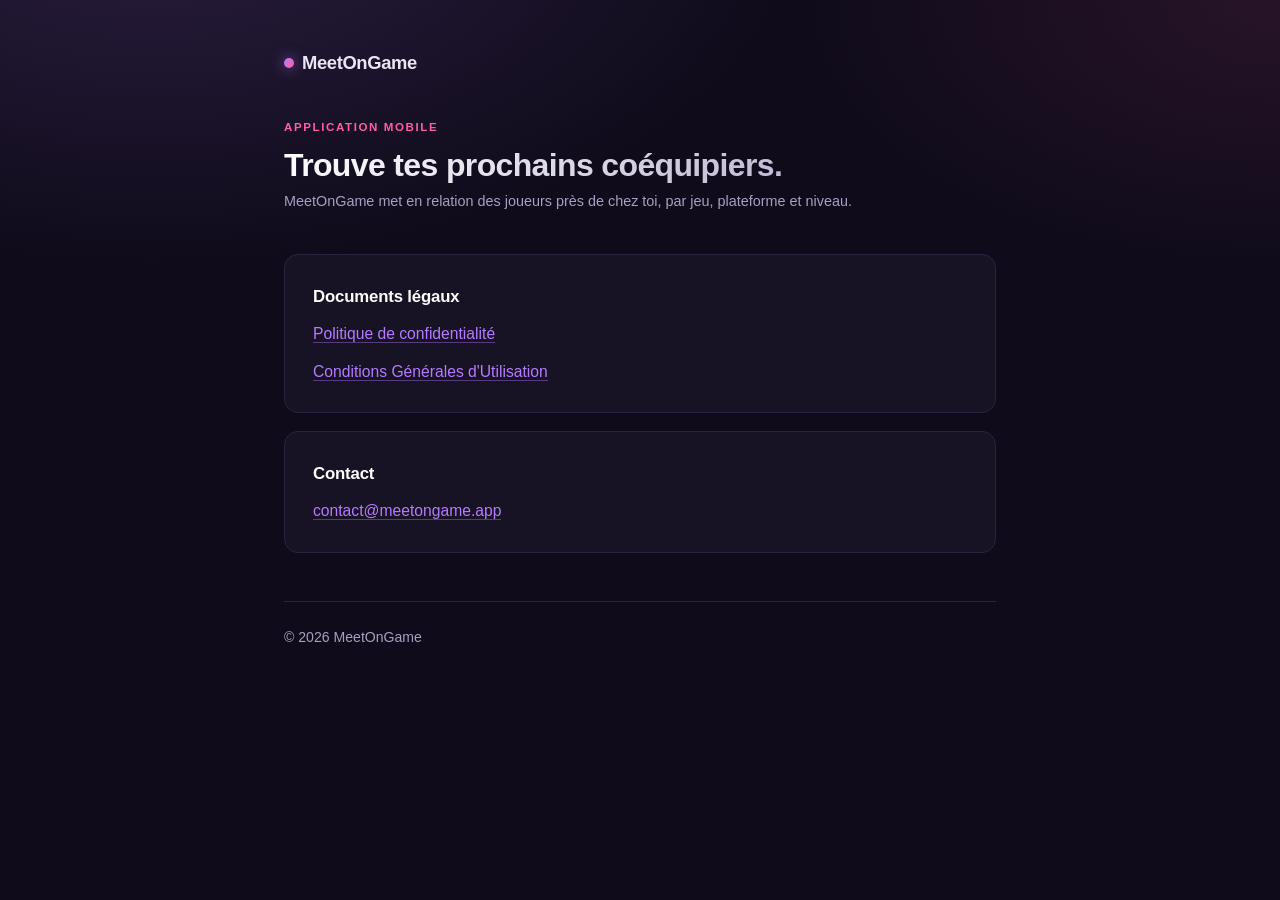
<file: index.html>
<!DOCTYPE html>
<html lang="fr">
<head>
<meta charset="UTF-8">
<meta name="viewport" content="width=device-width, initial-scale=1.0">
<title>MeetOnGame</title>
<meta name="description" content="MeetOnGame — trouve des partenaires de jeu près de toi.">
<link rel="stylesheet" href="style.css">
</head>
<body>
<div class="wrap">

  <header class="top">
    <a class="logo" href="index.html"><span class="dot"></span>MeetOnGame</a>
  </header>

  <p class="eyebrow">Application mobile</p>
  <h1>Trouve tes prochains coéquipiers.</h1>
  <p class="updated">MeetOnGame met en relation des joueurs près de chez toi, par jeu, plateforme et niveau.</p>

  <div class="card">
    <h2>Documents légaux</h2>
    <p><a href="privacy.html">Politique de confidentialité</a></p>
    <p><a href="terms.html">Conditions Générales d'Utilisation</a></p>
  </div>

  <div class="card">
    <h2>Contact</h2>
    <p><a href="mailto:contact@meetongame.app">contact@meetongame.app</a></p>
  </div>

  <footer class="bottom">
    <span>© 2026 MeetOnGame</span>
  </footer>

</div>
</body>
</html>
</file>
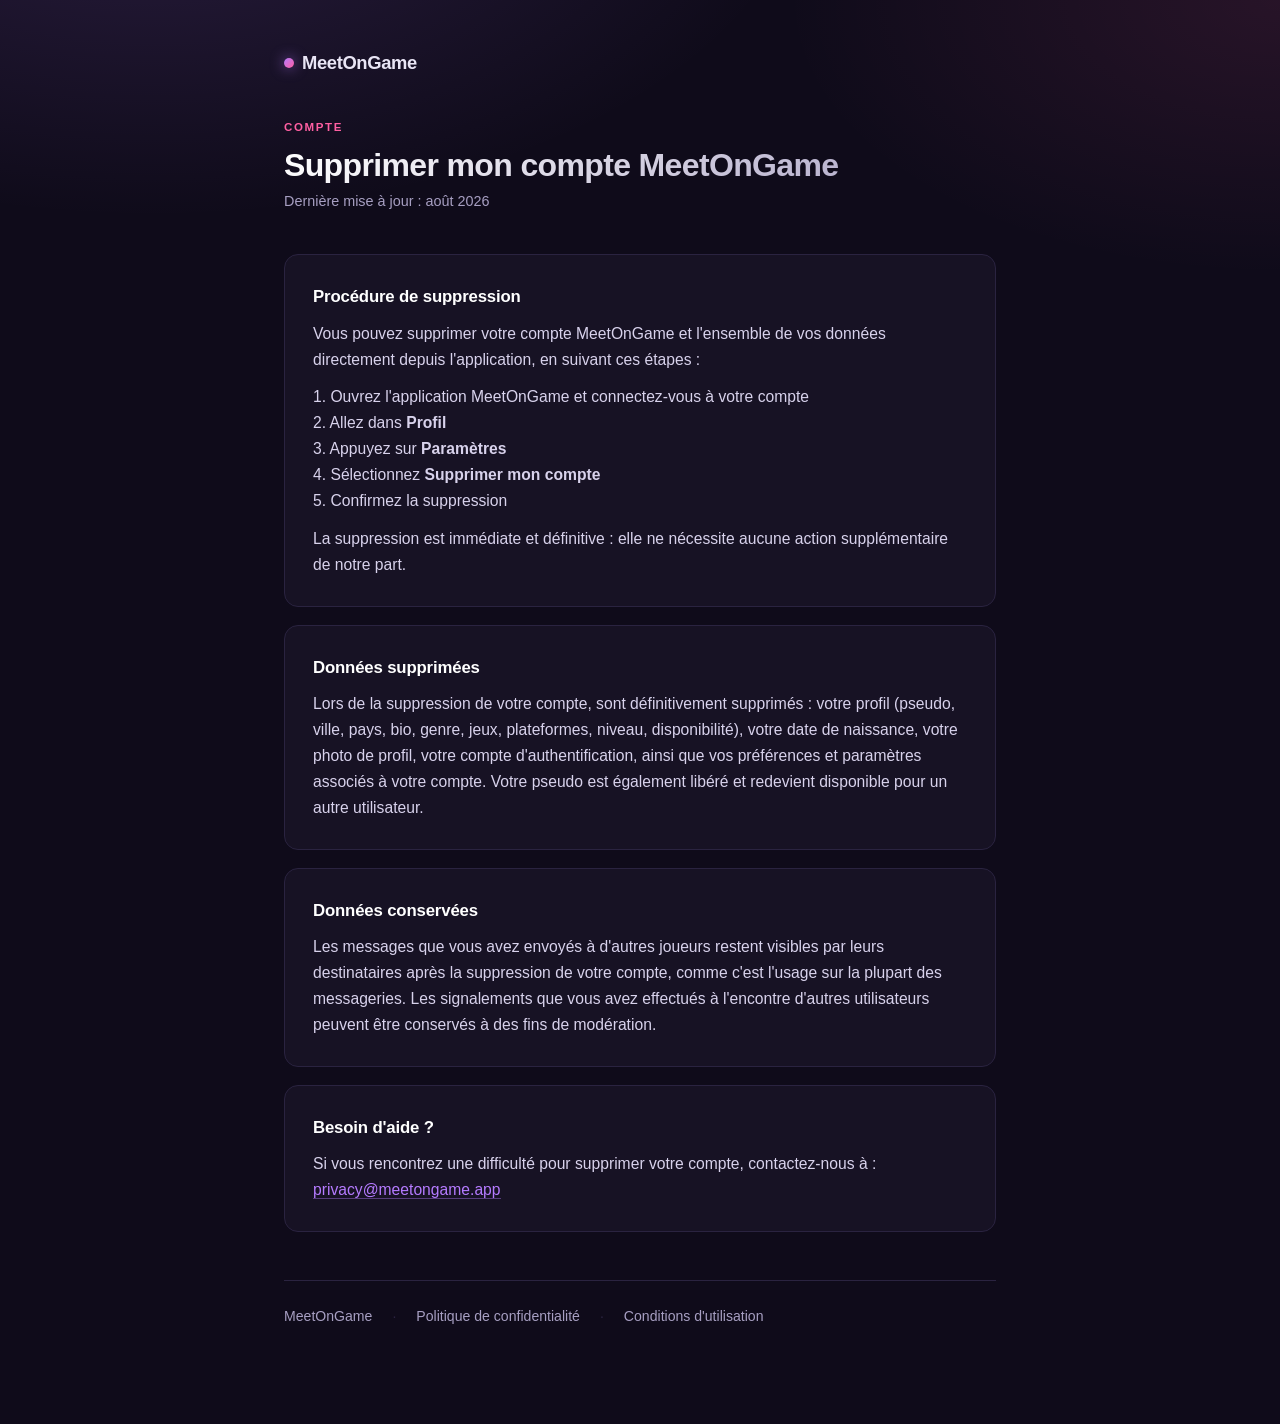
<file: delete-account.html>
<!DOCTYPE html>
<html lang="fr">
<head>
<meta charset="UTF-8">
<meta name="viewport" content="width=device-width, initial-scale=1.0">
<title>Supprimer mon compte — MeetOnGame</title>
<meta name="description" content="Comment supprimer votre compte MeetOnGame et vos données.">
<link rel="stylesheet" href="style.css">
</head>
<body>
<div class="wrap">

  <header class="top">
    <a class="logo" href="index.html"><span class="dot"></span>MeetOnGame</a>
  </header>

  <p class="eyebrow">Compte</p>
  <h1>Supprimer mon compte MeetOnGame</h1>
  <p class="updated">Dernière mise à jour : août 2026</p>

  <div class="card">
    <h2>Procédure de suppression</h2>
    <p>Vous pouvez supprimer votre compte MeetOnGame et l'ensemble de vos données directement depuis l'application, en suivant ces étapes :</p>
    <p>1. Ouvrez l'application MeetOnGame et connectez-vous à votre compte<br>
    2. Allez dans <strong>Profil</strong><br>
    3. Appuyez sur <strong>Paramètres</strong><br>
    4. Sélectionnez <strong>Supprimer mon compte</strong><br>
    5. Confirmez la suppression</p>
    <p>La suppression est immédiate et définitive : elle ne nécessite aucune action supplémentaire de notre part.</p>
  </div>

  <div class="card">
    <h2>Données supprimées</h2>
    <p>Lors de la suppression de votre compte, sont définitivement supprimés : votre profil (pseudo, ville, pays, bio, genre, jeux, plateformes, niveau, disponibilité), votre date de naissance, votre photo de profil, votre compte d'authentification, ainsi que vos préférences et paramètres associés à votre compte. Votre pseudo est également libéré et redevient disponible pour un autre utilisateur.</p>
  </div>

  <div class="card">
    <h2>Données conservées</h2>
    <p>Les messages que vous avez envoyés à d'autres joueurs restent visibles par leurs destinataires après la suppression de votre compte, comme c'est l'usage sur la plupart des messageries. Les signalements que vous avez effectués à l'encontre d'autres utilisateurs peuvent être conservés à des fins de modération.</p>
  </div>

  <div class="card">
    <h2>Besoin d'aide ?</h2>
    <p>Si vous rencontrez une difficulté pour supprimer votre compte, contactez-nous à : <a href="mailto:privacy@meetongame.app">privacy@meetongame.app</a></p>
  </div>

  <footer class="bottom">
    <a href="index.html">MeetOnGame</a>
    <span class="sep">·</span>
    <a href="privacy.html">Politique de confidentialité</a>
    <span class="sep">·</span>
    <a href="terms.html">Conditions d'utilisation</a>
  </footer>

</div>
</body>
</html>
</file>
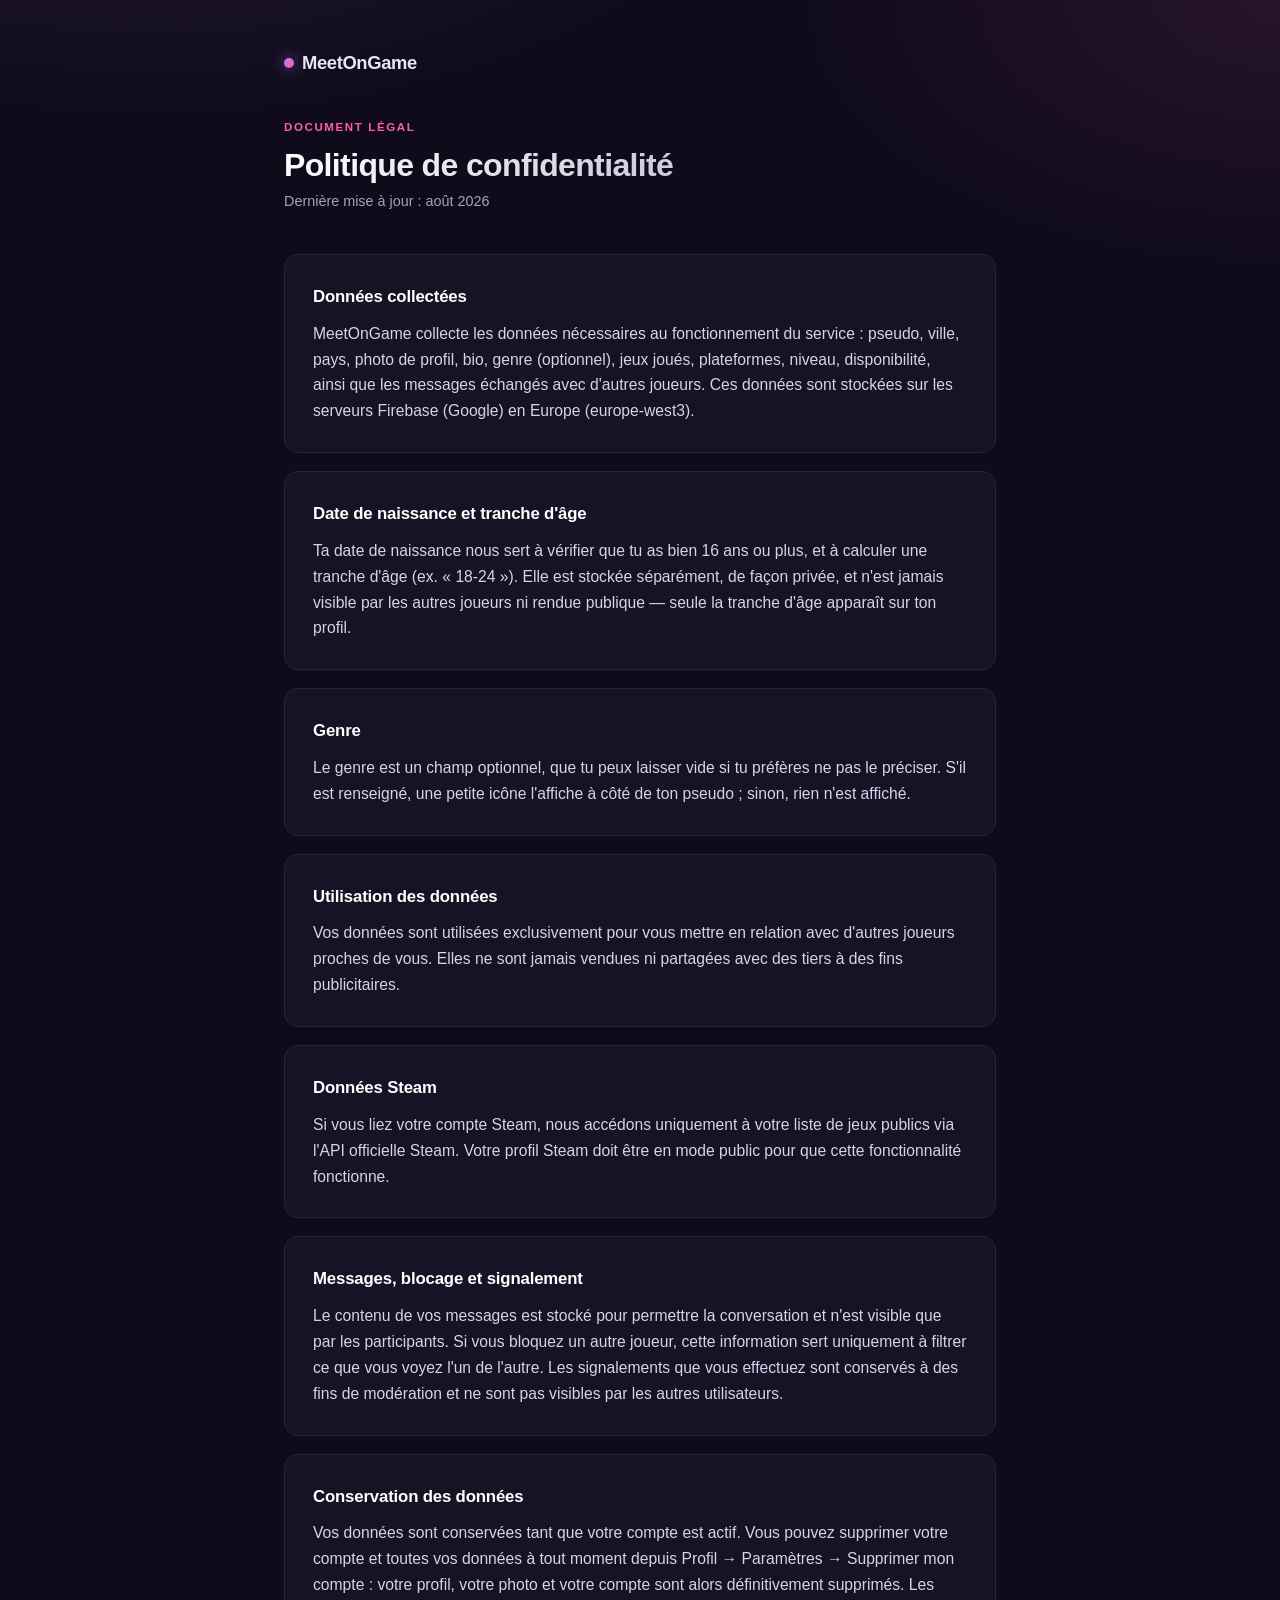
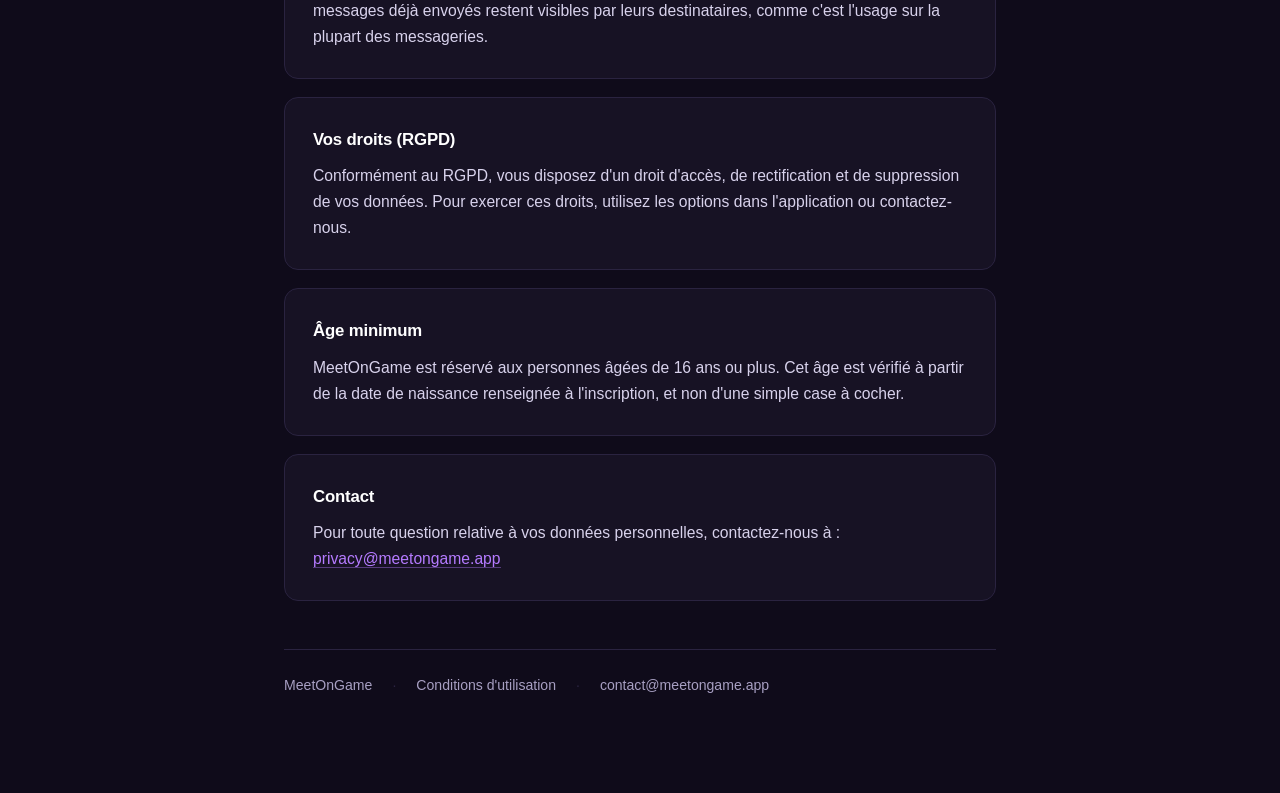
<file: privacy.html>
<!DOCTYPE html>
<html lang="fr">
<head>
<meta charset="UTF-8">
<meta name="viewport" content="width=device-width, initial-scale=1.0">
<title>Politique de confidentialité — MeetOnGame</title>
<meta name="description" content="Politique de confidentialité de l'application MeetOnGame.">
<link rel="stylesheet" href="style.css">
</head>
<body>
<div class="wrap">

  <header class="top">
    <a class="logo" href="index.html"><span class="dot"></span>MeetOnGame</a>
  </header>

  <p class="eyebrow">Document légal</p>
  <h1>Politique de confidentialité</h1>
  <p class="updated">Dernière mise à jour : août 2026</p>

  <div class="card">
    <h2>Données collectées</h2>
    <p>MeetOnGame collecte les données nécessaires au fonctionnement du service : pseudo, ville, pays, photo de profil, bio, genre (optionnel), jeux joués, plateformes, niveau, disponibilité, ainsi que les messages échangés avec d'autres joueurs. Ces données sont stockées sur les serveurs Firebase (Google) en Europe (europe-west3).</p>
  </div>

  <div class="card">
    <h2>Date de naissance et tranche d'âge</h2>
    <p>Ta date de naissance nous sert à vérifier que tu as bien 16 ans ou plus, et à calculer une tranche d'âge (ex. « 18-24 »). Elle est stockée séparément, de façon privée, et n'est jamais visible par les autres joueurs ni rendue publique — seule la tranche d'âge apparaît sur ton profil.</p>
  </div>

  <div class="card">
    <h2>Genre</h2>
    <p>Le genre est un champ optionnel, que tu peux laisser vide si tu préfères ne pas le préciser. S'il est renseigné, une petite icône l'affiche à côté de ton pseudo ; sinon, rien n'est affiché.</p>
  </div>

  <div class="card">
    <h2>Utilisation des données</h2>
    <p>Vos données sont utilisées exclusivement pour vous mettre en relation avec d'autres joueurs proches de vous. Elles ne sont jamais vendues ni partagées avec des tiers à des fins publicitaires.</p>
  </div>

  <div class="card">
    <h2>Données Steam</h2>
    <p>Si vous liez votre compte Steam, nous accédons uniquement à votre liste de jeux publics via l'API officielle Steam. Votre profil Steam doit être en mode public pour que cette fonctionnalité fonctionne.</p>
  </div>

  <div class="card">
    <h2>Messages, blocage et signalement</h2>
    <p>Le contenu de vos messages est stocké pour permettre la conversation et n'est visible que par les participants. Si vous bloquez un autre joueur, cette information sert uniquement à filtrer ce que vous voyez l'un de l'autre. Les signalements que vous effectuez sont conservés à des fins de modération et ne sont pas visibles par les autres utilisateurs.</p>
  </div>

  <div class="card">
    <h2>Conservation des données</h2>
    <p>Vos données sont conservées tant que votre compte est actif. Vous pouvez supprimer votre compte et toutes vos données à tout moment depuis Profil → Paramètres → Supprimer mon compte : votre profil, votre photo et votre compte sont alors définitivement supprimés. Les messages déjà envoyés restent visibles par leurs destinataires, comme c'est l'usage sur la plupart des messageries.</p>
  </div>

  <div class="card">
    <h2>Vos droits (RGPD)</h2>
    <p>Conformément au RGPD, vous disposez d'un droit d'accès, de rectification et de suppression de vos données. Pour exercer ces droits, utilisez les options dans l'application ou contactez-nous.</p>
  </div>

  <div class="card">
    <h2>Âge minimum</h2>
    <p>MeetOnGame est réservé aux personnes âgées de 16 ans ou plus. Cet âge est vérifié à partir de la date de naissance renseignée à l'inscription, et non d'une simple case à cocher.</p>
  </div>

  <div class="card">
    <h2>Contact</h2>
    <p>Pour toute question relative à vos données personnelles, contactez-nous à : <a href="mailto:privacy@meetongame.app">privacy@meetongame.app</a></p>
  </div>

  <footer class="bottom">
    <a href="index.html">MeetOnGame</a>
    <span class="sep">·</span>
    <a href="terms.html">Conditions d'utilisation</a>
    <span class="sep">·</span>
    <a href="mailto:contact@meetongame.app">contact@meetongame.app</a>
  </footer>

</div>
</body>
</html>
</file>
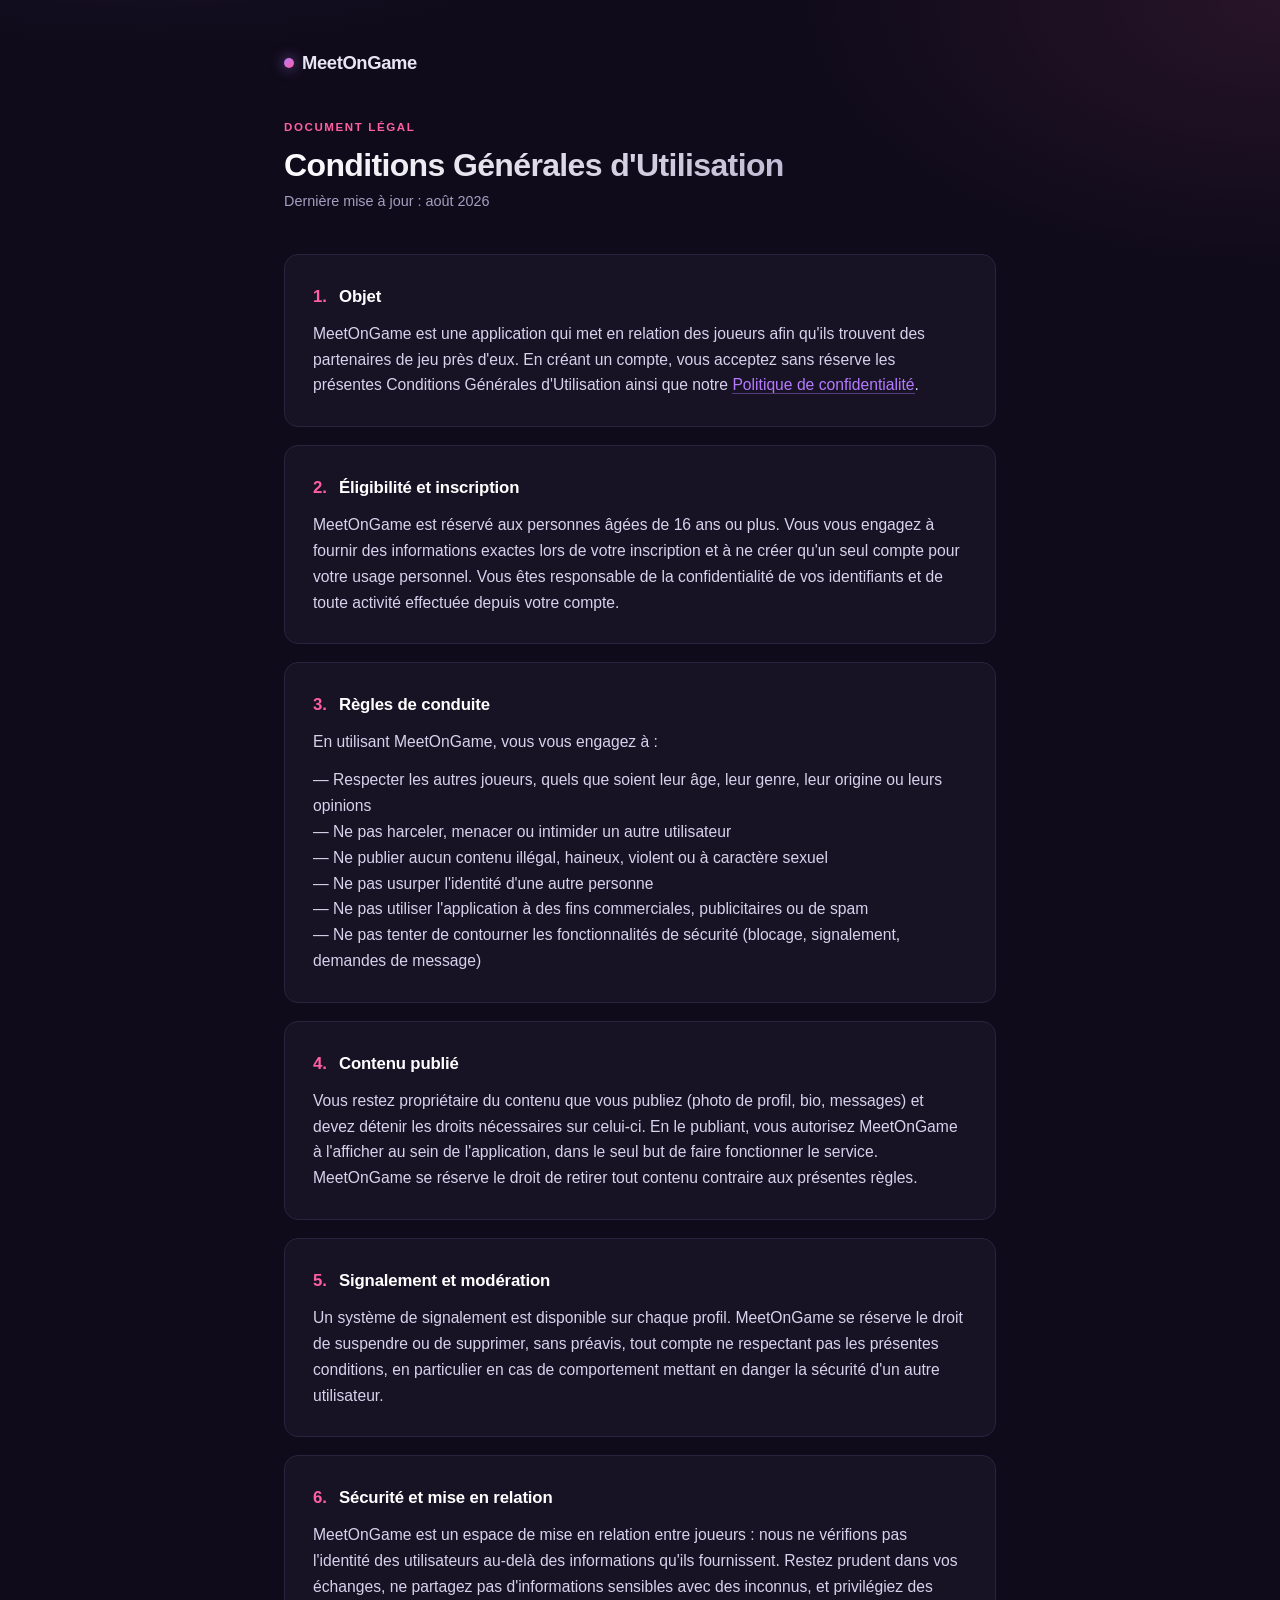
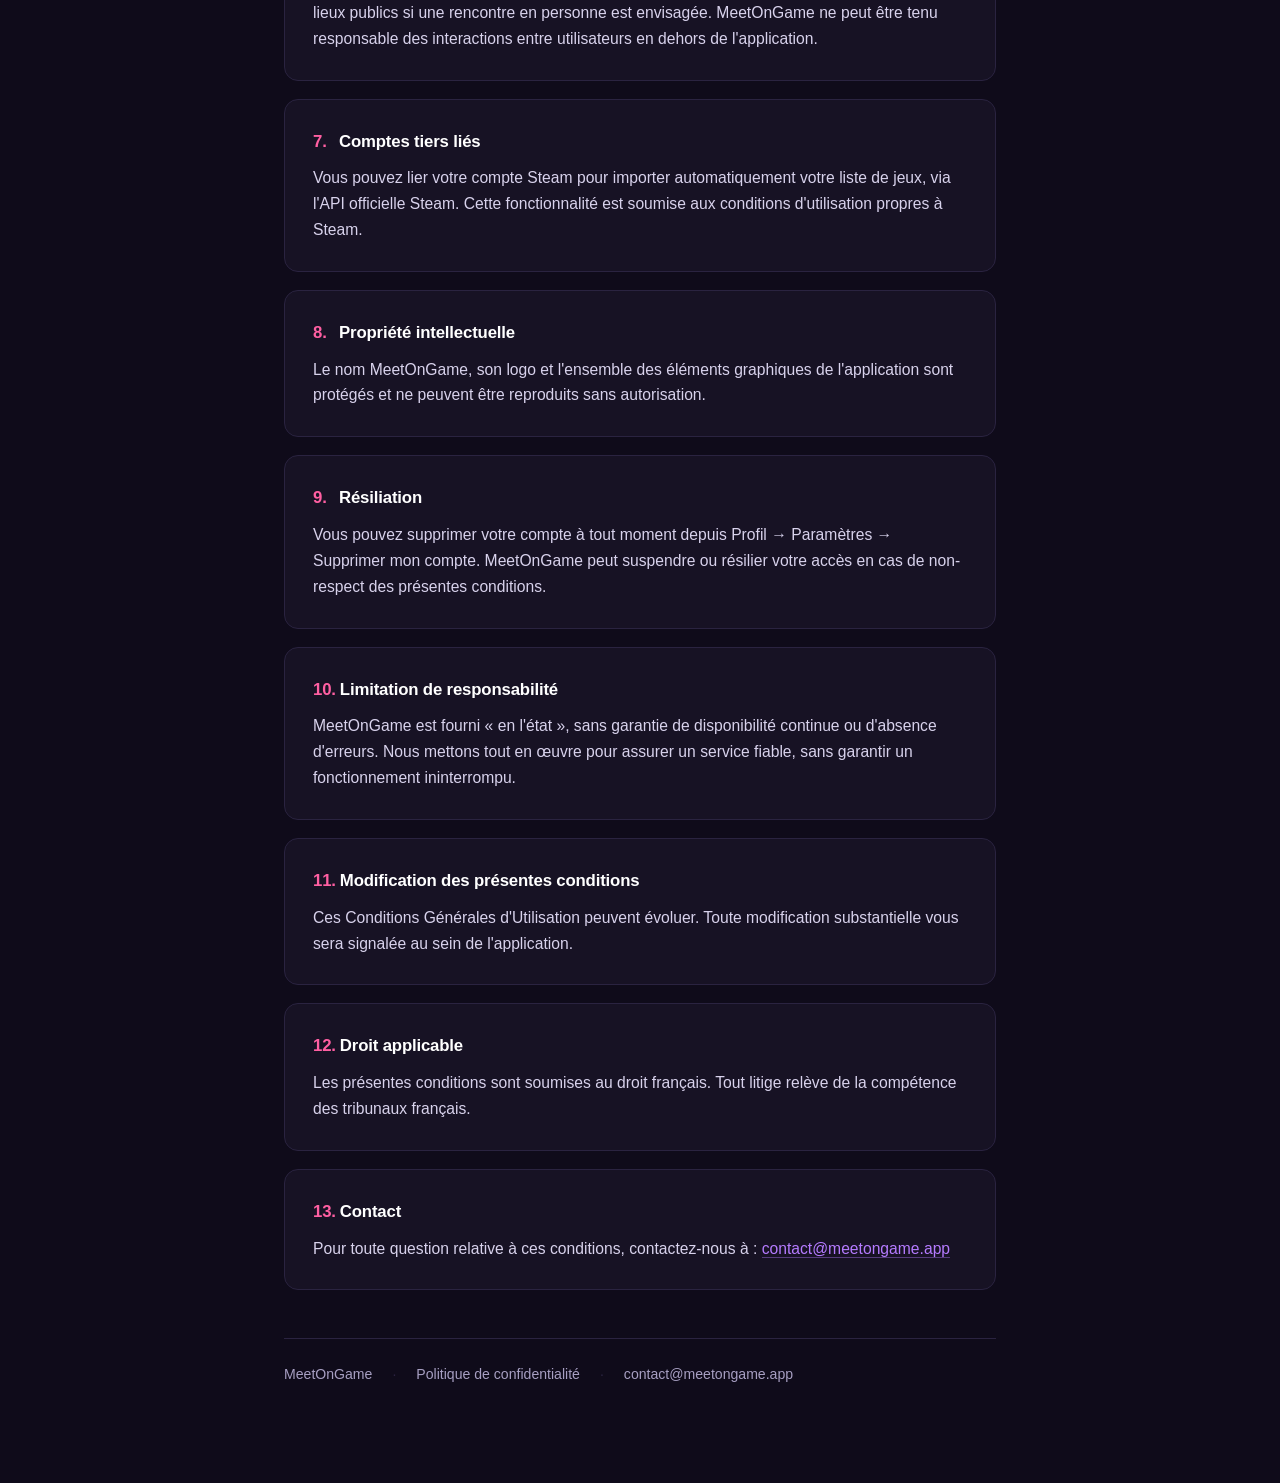
<file: terms.html>
<!DOCTYPE html>
<html lang="fr">
<head>
<meta charset="UTF-8">
<meta name="viewport" content="width=device-width, initial-scale=1.0">
<title>Conditions Générales d'Utilisation — MeetOnGame</title>
<meta name="description" content="Conditions Générales d'Utilisation de l'application MeetOnGame.">
<link rel="stylesheet" href="style.css">
</head>
<body>
<div class="wrap">

  <header class="top">
    <a class="logo" href="index.html"><span class="dot"></span>MeetOnGame</a>
  </header>

  <p class="eyebrow">Document légal</p>
  <h1>Conditions Générales d'Utilisation</h1>
  <p class="updated">Dernière mise à jour : août 2026</p>

  <div class="card">
    <h2><span class="section-num">1.</span>Objet</h2>
    <p>MeetOnGame est une application qui met en relation des joueurs afin qu'ils trouvent des partenaires de jeu près d'eux. En créant un compte, vous acceptez sans réserve les présentes Conditions Générales d'Utilisation ainsi que notre <a href="privacy.html">Politique de confidentialité</a>.</p>
  </div>

  <div class="card">
    <h2><span class="section-num">2.</span>Éligibilité et inscription</h2>
    <p>MeetOnGame est réservé aux personnes âgées de 16 ans ou plus. Vous vous engagez à fournir des informations exactes lors de votre inscription et à ne créer qu'un seul compte pour votre usage personnel. Vous êtes responsable de la confidentialité de vos identifiants et de toute activité effectuée depuis votre compte.</p>
  </div>

  <div class="card">
    <h2><span class="section-num">3.</span>Règles de conduite</h2>
    <p>En utilisant MeetOnGame, vous vous engagez à :</p>
    <p>— Respecter les autres joueurs, quels que soient leur âge, leur genre, leur origine ou leurs opinions<br>
    — Ne pas harceler, menacer ou intimider un autre utilisateur<br>
    — Ne publier aucun contenu illégal, haineux, violent ou à caractère sexuel<br>
    — Ne pas usurper l'identité d'une autre personne<br>
    — Ne pas utiliser l'application à des fins commerciales, publicitaires ou de spam<br>
    — Ne pas tenter de contourner les fonctionnalités de sécurité (blocage, signalement, demandes de message)</p>
  </div>

  <div class="card">
    <h2><span class="section-num">4.</span>Contenu publié</h2>
    <p>Vous restez propriétaire du contenu que vous publiez (photo de profil, bio, messages) et devez détenir les droits nécessaires sur celui-ci. En le publiant, vous autorisez MeetOnGame à l'afficher au sein de l'application, dans le seul but de faire fonctionner le service. MeetOnGame se réserve le droit de retirer tout contenu contraire aux présentes règles.</p>
  </div>

  <div class="card">
    <h2><span class="section-num">5.</span>Signalement et modération</h2>
    <p>Un système de signalement est disponible sur chaque profil. MeetOnGame se réserve le droit de suspendre ou de supprimer, sans préavis, tout compte ne respectant pas les présentes conditions, en particulier en cas de comportement mettant en danger la sécurité d'un autre utilisateur.</p>
  </div>

  <div class="card">
    <h2><span class="section-num">6.</span>Sécurité et mise en relation</h2>
    <p>MeetOnGame est un espace de mise en relation entre joueurs : nous ne vérifions pas l'identité des utilisateurs au-delà des informations qu'ils fournissent. Restez prudent dans vos échanges, ne partagez pas d'informations sensibles avec des inconnus, et privilégiez des lieux publics si une rencontre en personne est envisagée. MeetOnGame ne peut être tenu responsable des interactions entre utilisateurs en dehors de l'application.</p>
  </div>

  <div class="card">
    <h2><span class="section-num">7.</span>Comptes tiers liés</h2>
    <p>Vous pouvez lier votre compte Steam pour importer automatiquement votre liste de jeux, via l'API officielle Steam. Cette fonctionnalité est soumise aux conditions d'utilisation propres à Steam.</p>
  </div>

  <div class="card">
    <h2><span class="section-num">8.</span>Propriété intellectuelle</h2>
    <p>Le nom MeetOnGame, son logo et l'ensemble des éléments graphiques de l'application sont protégés et ne peuvent être reproduits sans autorisation.</p>
  </div>

  <div class="card">
    <h2><span class="section-num">9.</span>Résiliation</h2>
    <p>Vous pouvez supprimer votre compte à tout moment depuis Profil → Paramètres → Supprimer mon compte. MeetOnGame peut suspendre ou résilier votre accès en cas de non-respect des présentes conditions.</p>
  </div>

  <div class="card">
    <h2><span class="section-num">10.</span>Limitation de responsabilité</h2>
    <p>MeetOnGame est fourni « en l'état », sans garantie de disponibilité continue ou d'absence d'erreurs. Nous mettons tout en œuvre pour assurer un service fiable, sans garantir un fonctionnement ininterrompu.</p>
  </div>

  <div class="card">
    <h2><span class="section-num">11.</span>Modification des présentes conditions</h2>
    <p>Ces Conditions Générales d'Utilisation peuvent évoluer. Toute modification substantielle vous sera signalée au sein de l'application.</p>
  </div>

  <div class="card">
    <h2><span class="section-num">12.</span>Droit applicable</h2>
    <p>Les présentes conditions sont soumises au droit français. Tout litige relève de la compétence des tribunaux français.</p>
  </div>

  <div class="card">
    <h2><span class="section-num">13.</span>Contact</h2>
    <p>Pour toute question relative à ces conditions, contactez-nous à : <a href="mailto:contact@meetongame.app">contact@meetongame.app</a></p>
  </div>

  <footer class="bottom">
    <a href="index.html">MeetOnGame</a>
    <span class="sep">·</span>
    <a href="privacy.html">Politique de confidentialité</a>
    <span class="sep">·</span>
    <a href="mailto:contact@meetongame.app">contact@meetongame.app</a>
  </footer>

</div>
</body>
</html>
</file>
<file: style.css>
:root {
  --bg: #0f0b1a;
  --bg-card: #171224;
  --text: #e9e5f5;
  --text-dim: #a79fc2;
  --accent: #b57bff;
  --accent-2: #ff5fa2;
  --line: #2a2340;
  --radius: 14px;
}

* { box-sizing: border-box; }

html { scroll-behavior: smooth; }

body {
  margin: 0;
  background:
    radial-gradient(1100px 600px at 12% -10%, rgba(181,123,255,0.16), transparent 60%),
    radial-gradient(900px 500px at 100% 0%, rgba(255,95,162,0.10), transparent 55%),
    var(--bg);
  color: var(--text);
  font-family: -apple-system, BlinkMacSystemFont, "Segoe UI", Roboto, Helvetica, Arial, sans-serif;
  line-height: 1.65;
  min-height: 100vh;
}

.wrap {
  max-width: 760px;
  margin: 0 auto;
  padding: 48px 24px 96px;
}

header.top {
  display: flex;
  align-items: center;
  gap: 10px;
  margin-bottom: 40px;
}

.logo {
  font-weight: 800;
  font-size: 1.15rem;
  letter-spacing: -0.02em;
  text-decoration: none;
  color: var(--text);
  display: inline-flex;
  align-items: center;
  gap: 8px;
}

.logo .dot {
  width: 10px;
  height: 10px;
  border-radius: 50%;
  background: linear-gradient(135deg, var(--accent), var(--accent-2));
  box-shadow: 0 0 14px rgba(181,123,255,0.7);
}

.eyebrow {
  text-transform: uppercase;
  letter-spacing: 0.14em;
  font-size: 0.72rem;
  color: var(--accent-2);
  font-weight: 700;
  margin: 0 0 10px;
}

h1 {
  font-size: 2rem;
  line-height: 1.15;
  margin: 0 0 6px;
  letter-spacing: -0.02em;
  background: linear-gradient(135deg, #fff, var(--text-dim));
  -webkit-background-clip: text;
  background-clip: text;
  color: transparent;
}

.updated {
  color: var(--text-dim);
  font-size: 0.9rem;
  margin: 0 0 40px;
}

.card {
  background: var(--bg-card);
  border: 1px solid var(--line);
  border-radius: var(--radius);
  padding: 28px 28px;
  margin-bottom: 18px;
}

.card h2 {
  font-size: 1.05rem;
  margin: 0 0 10px;
  color: #fff;
  letter-spacing: -0.01em;
}

.card p {
  margin: 0;
  color: #d8d2ec;
  font-size: 0.98rem;
}

.card p + p { margin-top: 12px; }

.card a { color: var(--accent); text-decoration: none; border-bottom: 1px solid rgba(181,123,255,0.4); }
.card a:hover { border-bottom-color: var(--accent); }

.section-num {
  display: inline-block;
  min-width: 22px;
  color: var(--accent-2);
  font-weight: 700;
  margin-right: 4px;
}

footer.bottom {
  margin-top: 48px;
  padding-top: 24px;
  border-top: 1px solid var(--line);
  display: flex;
  flex-wrap: wrap;
  gap: 8px 20px;
  align-items: center;
  color: var(--text-dim);
  font-size: 0.88rem;
}

footer.bottom a {
  color: var(--text-dim);
  text-decoration: none;
}
footer.bottom a:hover { color: var(--text); }

.sep { color: var(--line); }

@media (max-width: 600px) {
  .wrap { padding: 32px 18px 72px; }
  h1 { font-size: 1.6rem; }
  .card { padding: 22px 20px; }
}
</file>
